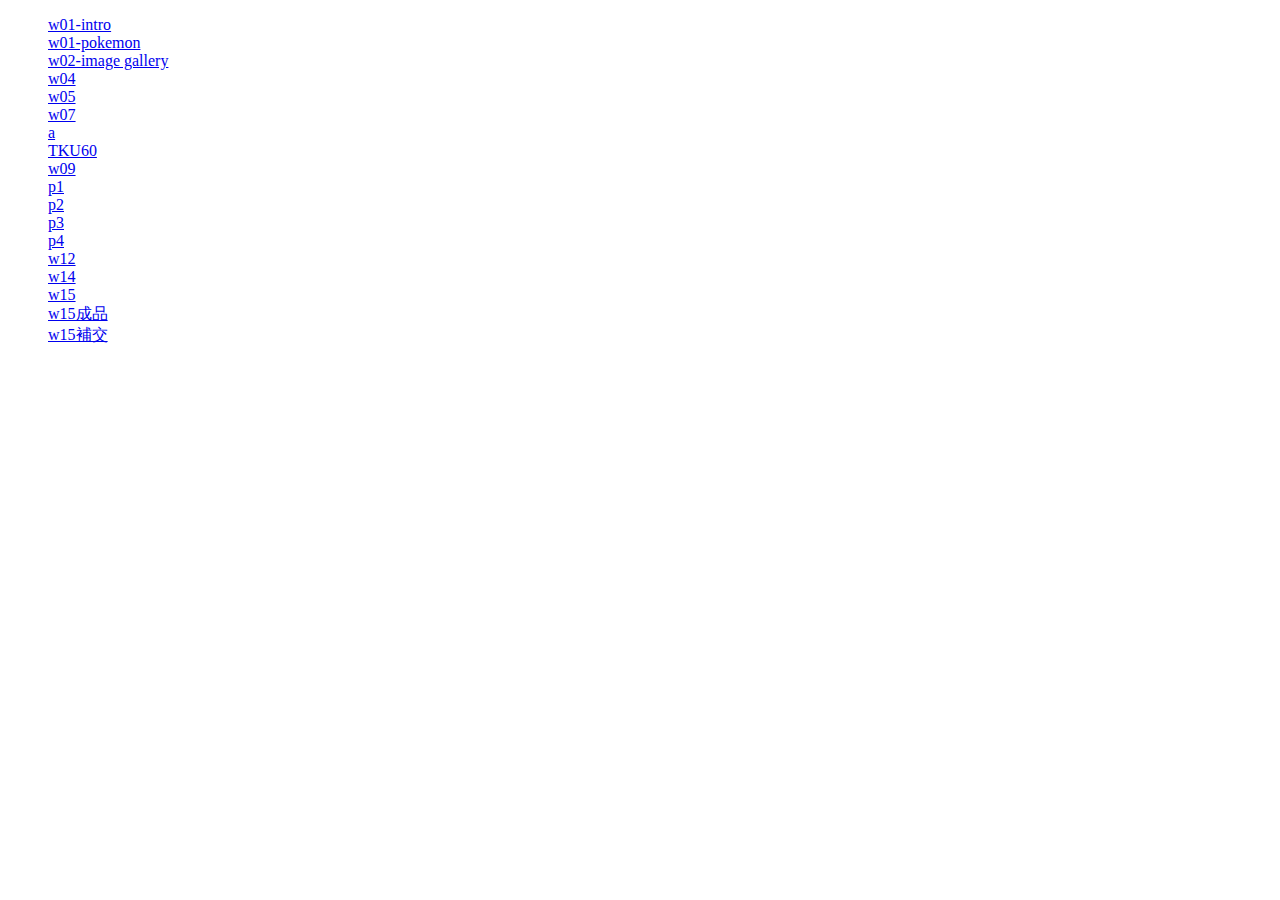
<file: index.html>
<!DOCTYPE html>
<html lang="en">
<head>
    <meta charset="UTF-8">
    <meta http-equiv="X-UA-Compatible" content="IE=edge">
    <meta name="viewport" content="width=device-width, initial-scale=1.0">
    <title>1092 Class Demo</title>
    <style>
        li {
            list-style: none;
        }
    </style>
</head>
<body>
    <ul>
        <li>
            <a href="./w01-pokemon/intro.html">w01-intro</a>
        </li>
        <li>
            <a href="./w01-pokemon/pokemon.html">w01-pokemon</a>
        </li>
        <li>
            <a href="./w02-imgal/imageGallery.html">w02-image gallery</a>
        </li>
        <li>
            <a href="./w04/blog (1).html">w04</a>
        </li>
        <li>
            <a href="./w05/div.html">w05</a>
        </li>
        <li>
            <a href="./w07/grid.demo.html">w07</a>
        </li>
        <li>
            <a href="./w07/a.html">a</a>
        </li>
        <li>
            <a href="./TKU60/div.tku60.html">TKU60</a>      
         </li>
         <li>
             <a href="./w09/iframe.html">w09</a>
         </li>
         <li>
             <a href="./w11/p1_xx/tictactoe_xx.html">p1</a>
         </li>
         <li>
             <a href="./w11/p2_xx/resume_xx.html">p2</a>
         </li>
         <li>
             <a href="./w11/p3_xx/divjsDemo_xx.html">p3</a>
         </li>
         <li>
             <a href="./w11/p4_nav_xx.html">p4</a>
         </li>
         <li>
             <a href="./w12/index.html">w12</a>
         </li>
         <li>
             <a href="./w14/index.html">w14</a>
         </li>
         <li>
             <a href="./w15/index.html">w15</a>
         </li>
         <li>
             <a href="./w15成品/index.html">w15成品</a>
         </li>
         <li>
             <a href="./w15補/indexx.html">w15補交</a>
         </li>
    </ul>
</body>
</html>
</file>
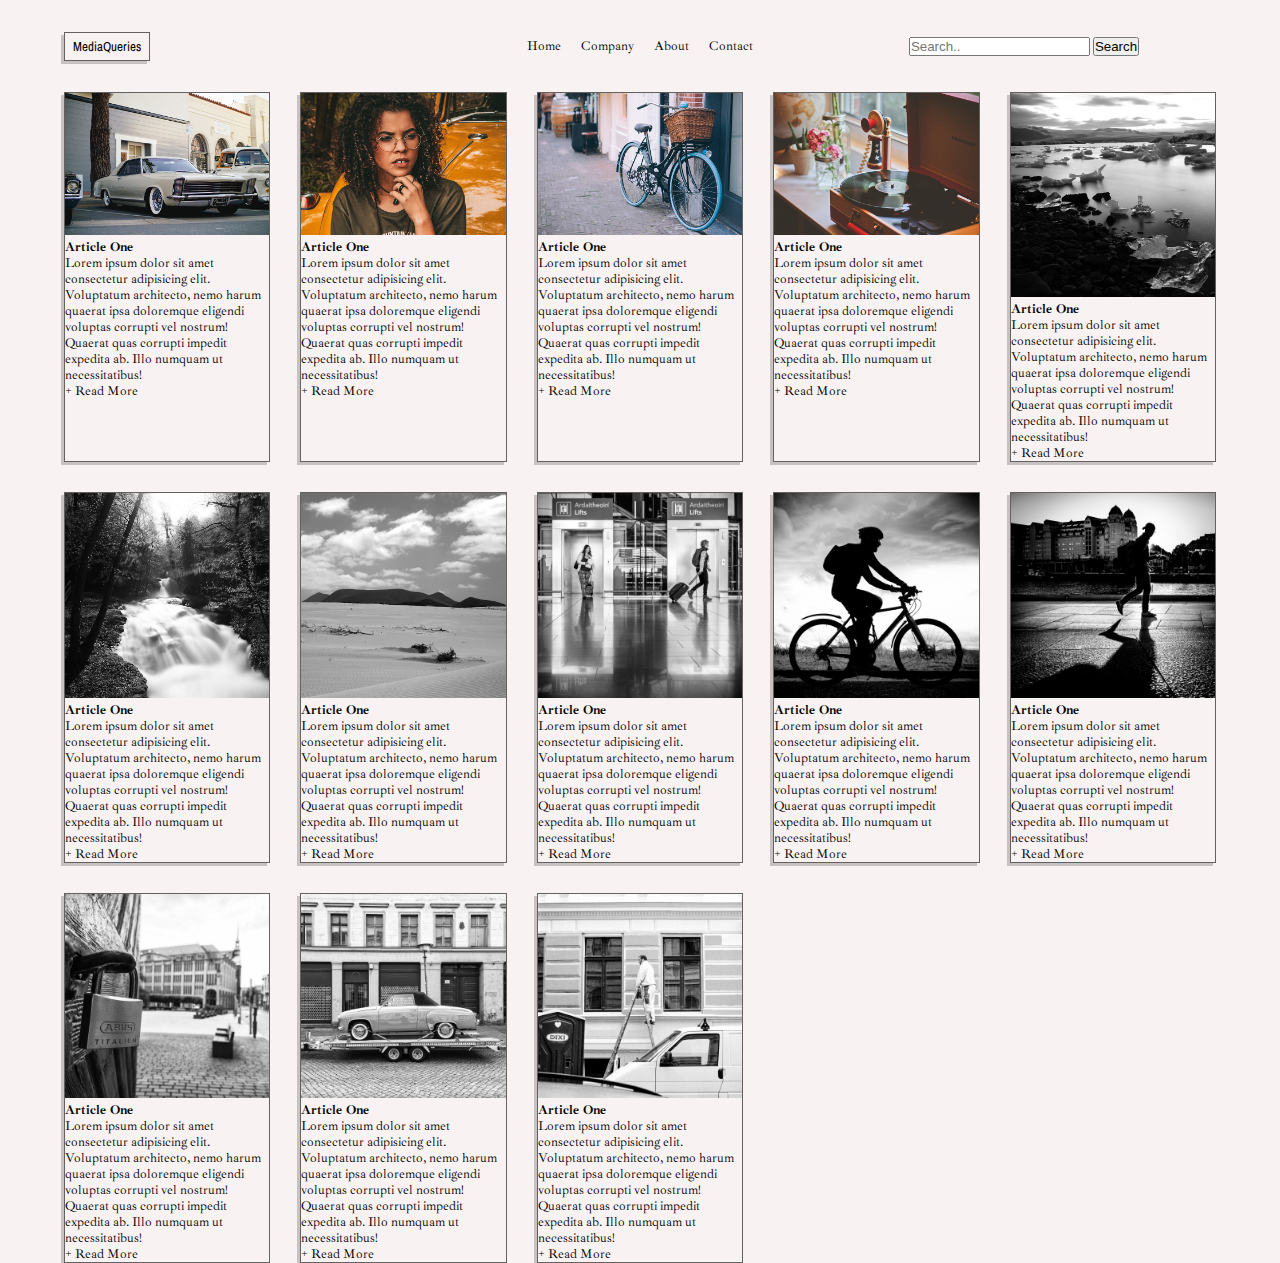
<file: w15/index.html>
<!DOCTYPE html>
<html lang="en">
<head>
    <meta charset="UTF-8">
    <meta name="viewport" content="width=device-width, initial-scale=1.0">
    <meta http-equiv="X-UA-Compatible" content="ie=edge">
    <title>Document</title>
    <link rel="stylesheet" href="./css/style.css">
</head>
<body>

    <header>
        <div class="logo">
            <div>MediaQueries</div>
        </div>
        <nav>
            <ul>
                <li>Home</li>
                <li>Company</li>
                <li>About</li>
                <li>Contact</li>
            </ul>
        </nav>

        <div class="search">
            <form >
                <input type="text" placeholder="Search.." name="search">
                <button type="submit">Search</button>
            </form>
        </div>
    </header>


    <section class="articles">
        <article>
            <img src="./img/1.jpg" alt="Retro Image 1">
            <div class="info">
                <h4>Article One</h4>
                <p>Lorem ipsum dolor sit amet consectetur adipisicing elit. Voluptatum architecto, nemo harum quaerat ipsa doloremque eligendi voluptas corrupti vel nostrum! Quaerat quas corrupti impedit expedita ab. Illo numquam ut necessitatibus!</p>
                <p>+ Read More</p>
            </div>
        </article>
        <article>
            <img src="./img/2.jpg" alt="Retro Image 2">
            <div class="info">
                <h4>Article One</h4>
                <p>Lorem ipsum dolor sit amet consectetur adipisicing elit. Voluptatum architecto, nemo harum quaerat ipsa doloremque eligendi voluptas corrupti vel nostrum! Quaerat quas corrupti impedit expedita ab. Illo numquam ut necessitatibus!</p>
                <p>+ Read More</p>
            </div>
        </article>
        <article>
            <img src="./img/3.jpg" alt="Retro Image 3">
            <div class="info">
                <h4>Article One</h4>
                <p>Lorem ipsum dolor sit amet consectetur adipisicing elit. Voluptatum architecto, nemo harum quaerat ipsa doloremque eligendi voluptas corrupti vel nostrum! Quaerat quas corrupti impedit expedita ab. Illo numquam ut necessitatibus!</p>
                <p>+ Read More</p>
            </div>
        </article>
        <article>
            <img src="./img/4.jpg" alt="Retro Image 4">
            <div class="info">
                <h4>Article One</h4>
                <p>Lorem ipsum dolor sit amet consectetur adipisicing elit. Voluptatum architecto, nemo harum quaerat ipsa doloremque eligendi voluptas corrupti vel nostrum! Quaerat quas corrupti impedit expedita ab. Illo numquam ut necessitatibus!</p>
                <p>+ Read More</p>
            </div>
        </article>
        <article>
            <img src="./img/img1.jpg" alt="Retro Image 1">
            <div class="info">
                <h4>Article One</h4>
                <p>Lorem ipsum dolor sit amet consectetur adipisicing elit. Voluptatum architecto, nemo harum quaerat ipsa doloremque eligendi voluptas corrupti vel nostrum! Quaerat quas corrupti impedit expedita ab. Illo numquam ut necessitatibus!</p>
                <p>+ Read More</p>
            </div>
        </article>
        <article>
            <img src="./img/img2.jpg" alt="Retro Image 2">
            <div class="info">
                <h4>Article One</h4>
                <p>Lorem ipsum dolor sit amet consectetur adipisicing elit. Voluptatum architecto, nemo harum quaerat ipsa doloremque eligendi voluptas corrupti vel nostrum! Quaerat quas corrupti impedit expedita ab. Illo numquam ut necessitatibus!</p>
                <p>+ Read More</p>
            </div>
        </article>
        <article>
            <img src="./img/img3.jpg" alt="Retro Image 3">
            <div class="info">
                <h4>Article One</h4>
                <p>Lorem ipsum dolor sit amet consectetur adipisicing elit. Voluptatum architecto, nemo harum quaerat ipsa doloremque eligendi voluptas corrupti vel nostrum! Quaerat quas corrupti impedit expedita ab. Illo numquam ut necessitatibus!</p>
                <p>+ Read More</p>
            </div>
        </article>
        <article>
            <img src="./img/img4.jpg" alt="Retro Image 4">
            <div class="info">
                <h4>Article One</h4>
                <p>Lorem ipsum dolor sit amet consectetur adipisicing elit. Voluptatum architecto, nemo harum quaerat ipsa doloremque eligendi voluptas corrupti vel nostrum! Quaerat quas corrupti impedit expedita ab. Illo numquam ut necessitatibus!</p>
                <p>+ Read More</p>
            </div>
        </article>
        <article>
            <img src="./img/img5.jpg" alt="Retro Image 1">
            <div class="info">
                <h4>Article One</h4>
                <p>Lorem ipsum dolor sit amet consectetur adipisicing elit. Voluptatum architecto, nemo harum quaerat ipsa doloremque eligendi voluptas corrupti vel nostrum! Quaerat quas corrupti impedit expedita ab. Illo numquam ut necessitatibus!</p>
                <p>+ Read More</p>
            </div>
        </article>
        <article>
            <img src="./img/img6.jpg" alt="Retro Image 2">
            <div class="info">
                <h4>Article One</h4>
                <p>Lorem ipsum dolor sit amet consectetur adipisicing elit. Voluptatum architecto, nemo harum quaerat ipsa doloremque eligendi voluptas corrupti vel nostrum! Quaerat quas corrupti impedit expedita ab. Illo numquam ut necessitatibus!</p>
                <p>+ Read More</p>
            </div>
        </article>
        <article>
            <img src="./img/img7.jpg" alt="Retro Image 3">
            <div class="info">
                <h4>Article One</h4>
                <p>Lorem ipsum dolor sit amet consectetur adipisicing elit. Voluptatum architecto, nemo harum quaerat ipsa doloremque eligendi voluptas corrupti vel nostrum! Quaerat quas corrupti impedit expedita ab. Illo numquam ut necessitatibus!</p>
                <p>+ Read More</p>
            </div>
        </article>
        <article>
            <img src="./img/img8.jpg" alt="Retro Image 4">
            <div class="info">
                <h4>Article One</h4>
                <p>Lorem ipsum dolor sit amet consectetur adipisicing elit. Voluptatum architecto, nemo harum quaerat ipsa doloremque eligendi voluptas corrupti vel nostrum! Quaerat quas corrupti impedit expedita ab. Illo numquam ut necessitatibus!</p>
                <p>+ Read More</p>
            </div>
        </article>
        <article>
            <img src="./img/img9.jpg" alt="Retro Image 4">
            <div class="info">
                <h4>Article One</h4>
                <p>Lorem ipsum dolor sit amet consectetur adipisicing elit. Voluptatum architecto, nemo harum quaerat ipsa doloremque eligendi voluptas corrupti vel nostrum! Quaerat quas corrupti impedit expedita ab. Illo numquam ut necessitatibus!</p>
                <p>+ Read More</p>
            </div>
        </article>
    </section>
</body>
</html>
</file>
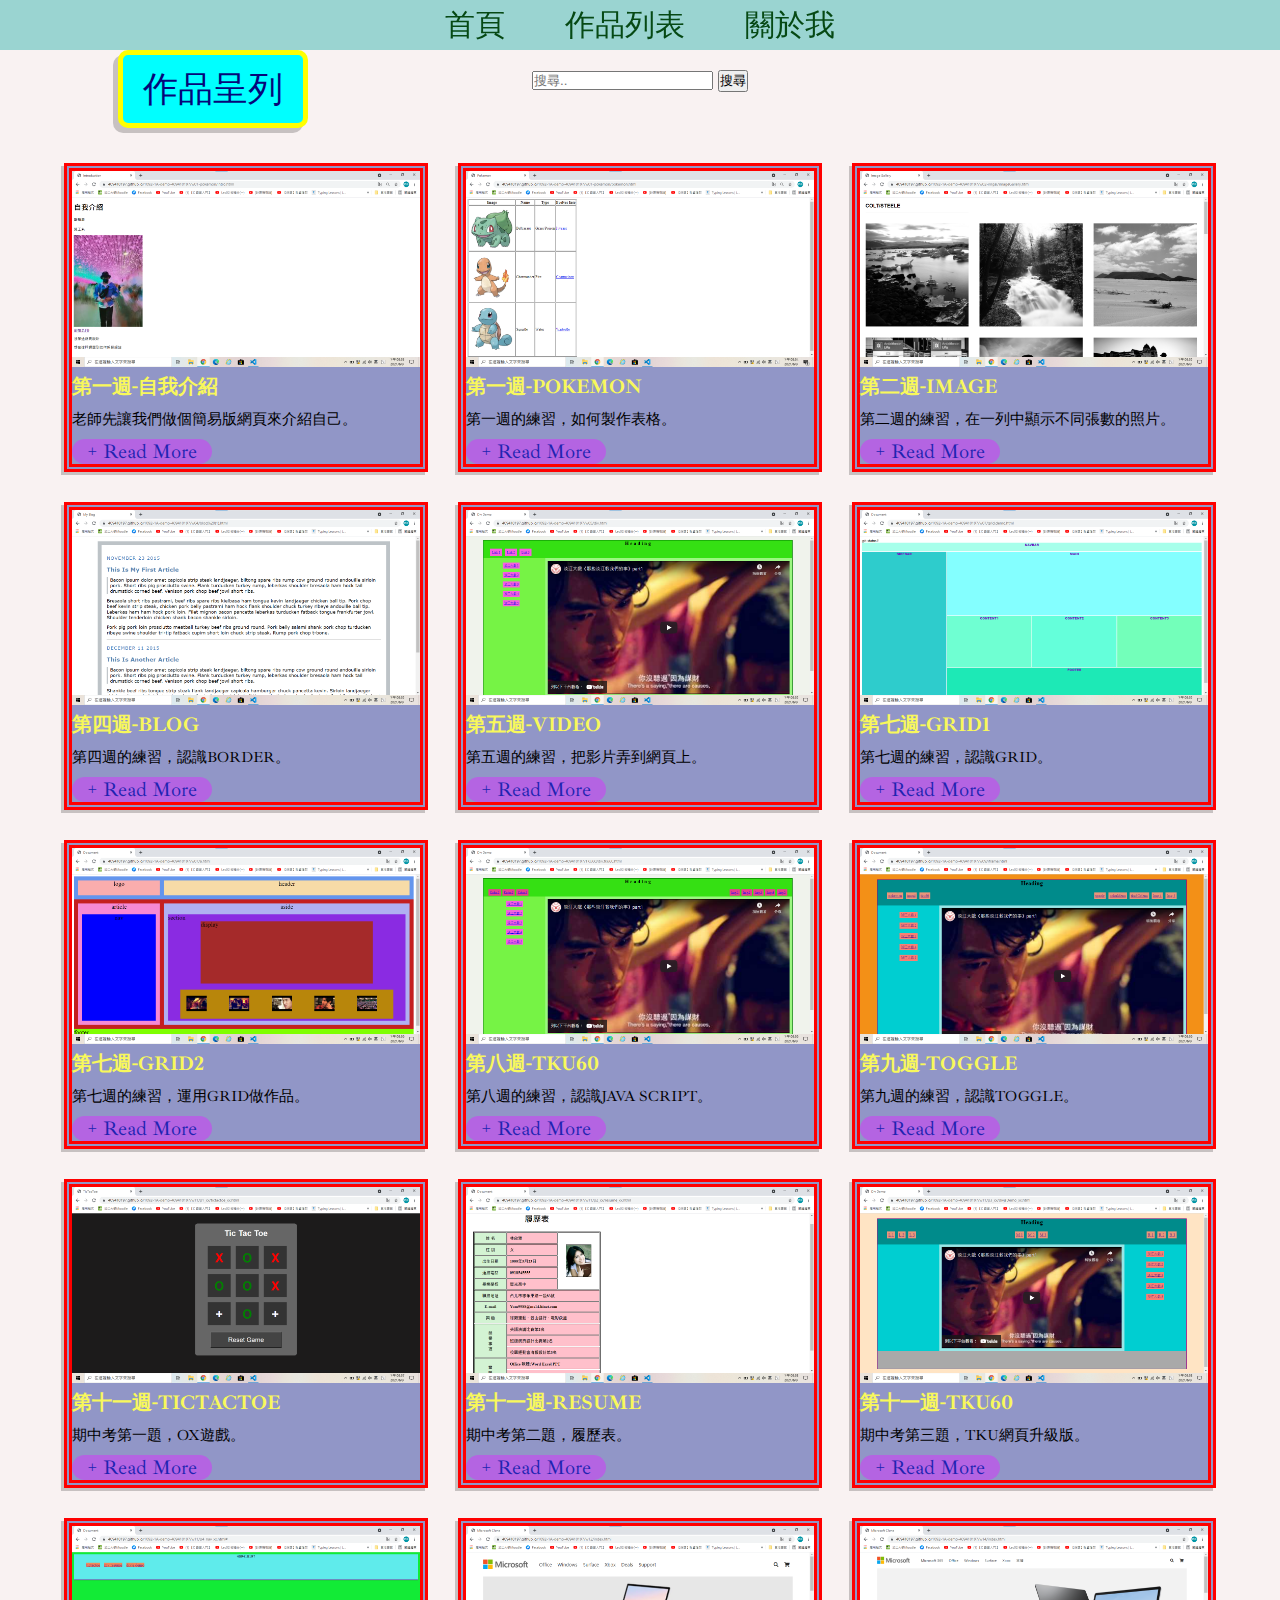
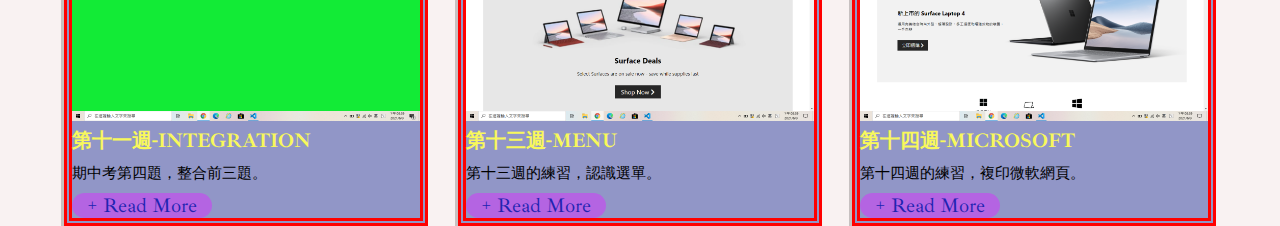
<file: w15成品/index.html>
<!DOCTYPE html>
<html lang="en">
<head>
    <meta charset="UTF-8">
    <meta http-equiv="X-UA-Compatible" content="IE=edge">
    <meta name="viewport" content="width=device-width, initial-scale=1.0">
    <title>409410197作品集</title>
    <link rel="stylesheet" href="./css/style.css">
</head>
<body>
    <div class="menu-btn">
        <i class="fas fa-bars fa-2x"></i> 
    </div>
    <header>
        <div class="logo">
            <div>作品呈列</div>
        </div>

        <nav class="main-menu">
            <ul>
                <li>
                    <a href="index.html">首頁</a>    
                </li>
                <li>
                    <a href="#">作品列表</a>
                    <ul>
                        <li>
                            <a href="../w01-pokemon/intro.html">第一週-自我介紹</a>
                        </li>
                        <li>
                            <a href="../w01-pokemon/pokemon.html">第一週-POKEMON</a>
                        </li>
                        <li>
                            <a href="../w02-imgal/imageGallery.html">第二週-IMAGE</a>
                        </li>
                        <li>
                            <a href="../w04/blog (1).html">第四週-BLOG</a>
                        </li>
                        <li>
                            <a href="../w05/div.html">第五週-VIDEO</a>
                        </li>
                        <li>
                            <a href="../w07/grid.demo.html">第七週-GRID1</a>
                        </li>
                        <li>                
                            <a href="../w07/a.html">第七週-GRID2</a>
                        </li>
                        <li>
                            <a href="../TKU60/div.tku60.html">第八週-TKU60</a>
                        </li>
                        <li>
                            <a href="../w09/iframe.html">第九週-TOGGLE</a>
                        </li>
                        <li>
                            <a href="../w11/p1_xx/tictactoe_xx.html">第十一週-TICTACTOE</a>
                        </li>
                        <li>
                            <a href="../w11/p2_xx/resume_xx.html">第十一週-RESUME</a>
                        </li>
                        <li>
                            <a href="../w11/p3_xx/divjsDemo_xx.html">第十一週-TKU60</a>
                        </li>
                        <li>
                            <a href="../w11/p4_nav_xx.html">第十一週-統整</a>
                        </li>
                        <li>
                            <a href="../w12/index.html">第十三週-MENU</a>
                        </li>
                        <li>
                            <a href="../w14/index.html">第十四週-MICROSOFT</a>
                        </li>
                    </ul>
                </li>
                <li>
                    <a href="../w01-pokemon/intro.html">關於我</a>
                </li>
                
            </ul>
        </nav>

        <div class="search">
            <form>
                <input type="text" placeholder="搜尋.." name="search">
                <button type="submit">搜尋</button>
            </form>
        </div>
    </header>

    <section class="articles">
        <article>
            <img src="./img/1.png" alt="Retro Image 1">
            <div class="info">
                <h4>第一週-自我介紹</h4>
                <p>老師先讓我們做個簡易版網頁來介紹自己。</p>
                <a href="../w01-pokemon/intro.html">+ Read More</a>
            </div>
        </article>
        <article>
            <img src="./img/2.png" alt="Retro Image 2">
            <div class="info">
                <h4>第一週-POKEMON</h4>
                <p>第一週的練習，如何製作表格。</p>
                <a href="../w01-pokemon/pokemon.html">+ Read More</a>
            </div>
        </article>
        <article>
            <img src="./img/3.png" alt="Retro Image 3">
            <div class="info">
                <h4>第二週-IMAGE</h4>
                <p>第二週的練習，在一列中顯示不同張數的照片。</p>
                <a href="../w02-imgal/imageGallery.html">+ Read More</a>
            </div>
        </article>
        <article>
            <img src="./img/4.png" alt="Retro Image 4">
            <div class="info">
                <h4>第四週-BLOG</h4>
                <p>第四週的練習，認識BORDER。</p>
                <a href="../w04/blog (1).html">+ Read More</a>
            </div>
        </article>
        <article>
            <img src="./img/5.png" alt="Retro Image 1">
            <div class="info">
                <h4>第五週-VIDEO</h4>
                <p>第五週的練習，把影片弄到網頁上。</p>
                <a href="../w05/div.html">+ Read More</a>
            </div>
        </article>
        <article>
            <img src="./img/6.png" alt="Retro Image 2">
            <div class="info">
                <h4>第七週-GRID1</h4>
                <p>第七週的練習，認識GRID。</p>
                <a href="../w07/grid.demo.html">+ Read More</a>
            </div>
        </article>
        <article>
            <img src="./img/7.png" alt="Retro Image 3">
            <div class="info">
                <h4>第七週-GRID2</h4>
                <p>第七週的練習，運用GRID做作品。</p>
                <a href="../w07/a.html">+ Read More</a>
            </div>
        </article>
        <article>
            <img src="./img/8.png" alt="Retro Image 4">
            <div class="info">
                <h4>第八週-TKU60</h4>
                <p>第八週的練習，認識JAVA SCRIPT。</p>
                <a href="../TKU60/div.tku60.html">+ Read More</a>
            </div>
        </article>
        <article>
            <img src="./img/9.png" alt="Retro Image 1">
            <div class="info">
                <h4>第九週-TOGGLE</h4>
                <p>第九週的練習，認識TOGGLE。</p>
                <a href="../w09/iframe.html">+ Read More</a>
            </div>
        </article>
        <article>
            <img src="./img/10-1.png" alt="Retro Image 2">
            <div class="info">
                <h4>第十一週-TICTACTOE</h4>
                <p>期中考第一題，OX遊戲。</p>
                <a href="../w11/p1_xx/tictactoe_xx.html">+ Read More</a>
            </div>
        </article>
        <article>
            <img src="./img/10-2.png" alt="Retro Image 3">
            <div class="info">
                <h4>第十一週-RESUME</h4>
                <p>期中考第二題，履歷表。</p>
                <a href="../w11/p2_xx/resume_xx.html">+ Read More</a>
            </div>
        </article>
        <article>
            <img src="./img/10-3.png" alt="Retro Image 4">
            <div class="info">
                <h4>第十一週-TKU60</h4>
                <p>期中考第三題，TKU網頁升級版。</p>
                <a href="../w11/p3_xx/divjsDemo_xx.html">+ Read More</a>
            </div>
        </article>
        <article>
            <img src="./img/10-4.png" alt="Retro Image 4">
            <div class="info">
                <h4>第十一週-INTEGRATION</h4>
                <p>期中考第四題，整合前三題。</p>
                <a href="../w11/p4_nav_xx.html">+ Read More</a>
            </div>
        </article>
        <article>
            <img src="./img/11.png" alt="Retro Image 4">
            <div class="info">
                <h4>第十三週-MENU</h4>
                <p>第十三週的練習，認識選單。</p>
                <a href="../w12/index.html">+ Read More</a>
            </div>
        </article>
        <article>
            <img src="./img/12.png" alt="Retro Image 4">
            <div class="info">
                <h4>第十四週-MICROSOFT</h4>
                <p>第十四週的練習，複印微軟網頁。</p>
                <a href="../w14/index.html">+ Read More</a>
            </div>
        </article>
    </section>
</body>
</html>
</file>
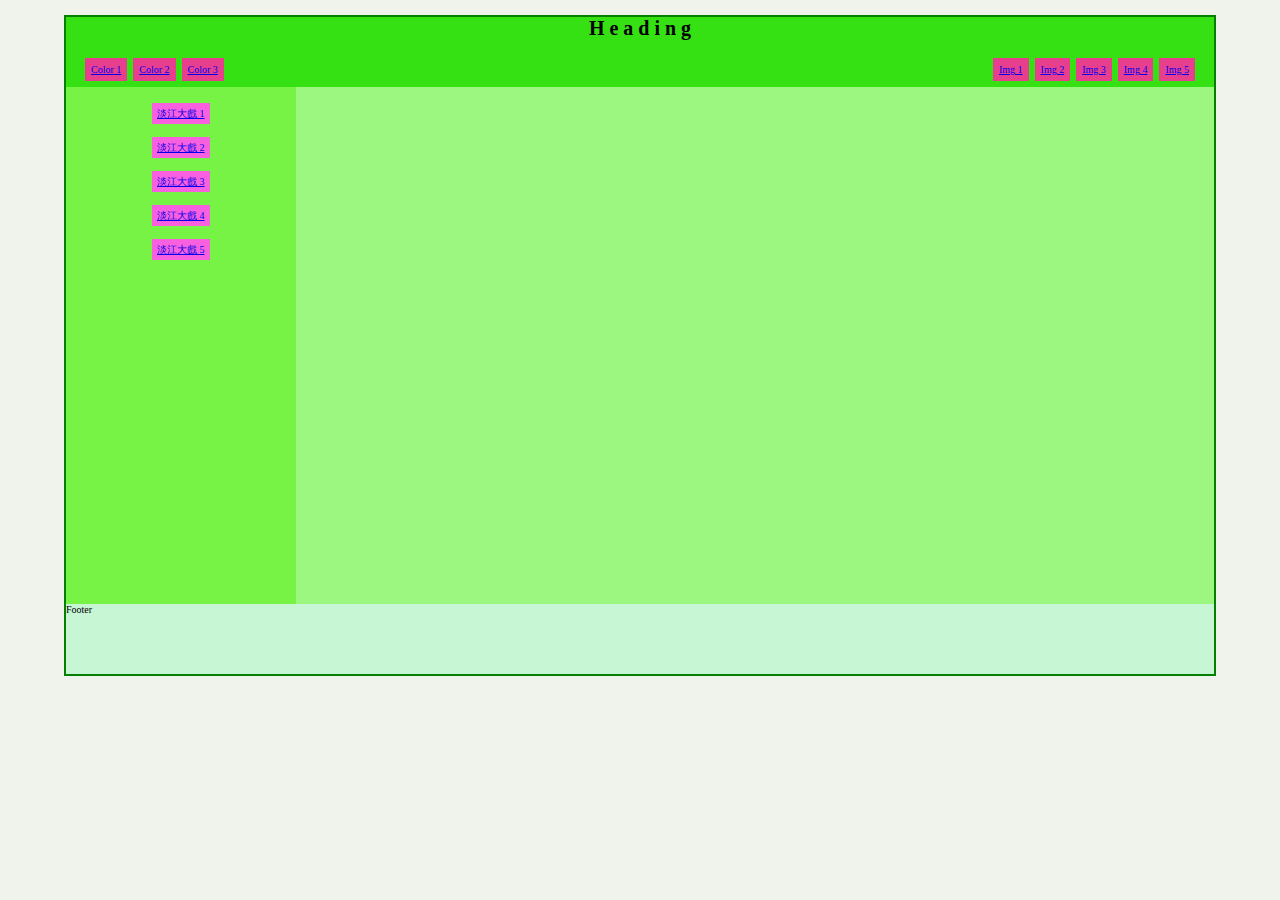
<file: TKU60/div.tku60.html>
<!DOCTYPE html>
<html lang="en">
<head>
    <meta charset="UTF-8">
    <meta name="viewport"content="width=device-width,initial-scale=1.0">
    <title>Div Demo </title>
    <link rel="stylesheet"href="./div.tku60.css">
</head>
<body>
    <div id="container">
        <div id="heading">
           <h1> H e a d i n g </h1>
        <ul>
            <ul>
                <li onclick="changeColor(1)">
                   <a href="#">Color 1</a>
                </li>
                <li onclick="changeColor(2)">
                   <a href="#">Color 2</a>
                </li>
                <li onclick="changeColor(3)">
                   <a href="#">Color 3</a>
               </li>
            </ul>
            <ul>
                <li onclick="changePicture(1)">
                    <a href="#">Img 1</a>
                </li>
                <li onclick="changePicture(2)">
                    <a href="#">Img 2</a>
                </li>
                <li onclick="changePicture(3)">
                    <a href="#">Img 3</a>
                </li>
                <li onclick="changePicture(4)">
                    <a href="#">Img 4</a>
                </li>
                <li onclick="changePicture(5)">
                    <a href="#">Img 5</a>
                </li>
            </ul>
        </ul>
        </div>
        <div id="main">
          <aside>
            <ul>
                <li onclick="changeVideo(1)">
                    <a href="#">淡江大戲 1</a>
                </li>
                <li onclick="changeVideo(2)">
                    <a href="#">淡江大戲 2</a>
                </li>
                <li onclick="changeVideo(3)">
                    <a href="#">淡江大戲 3</a>
                </li>
                <li onclick="changeVideo(4)">
                    <a href="#">淡江大戲 4</a>
                </li>
                <li onclick="changeVideo(5)">
                    <a href="#">淡江大戲 5</a>
                </li>
            </ul>
          </aside>
          <div id="section">
            <div class="video-responsive">
                <div id="player">
                    <iframe width="560" height="315" 
                    src="https://www.youtube.com/embed/RechrtUxfQc" 
                    title="YouTube video player" frameborder="0" 
                    allow="accelerometer; autoplay; clipboard-write; encrypted-media; gyroscope; picture-in-picture" allowfullscreen>
                    </iframe>
                </div>
            </div>
          </div>
        </div>
        <div id="footer"> Footer</div>
    </div>
    <script src="./div.tku60.js"></script>
</body>
</html>
</file>
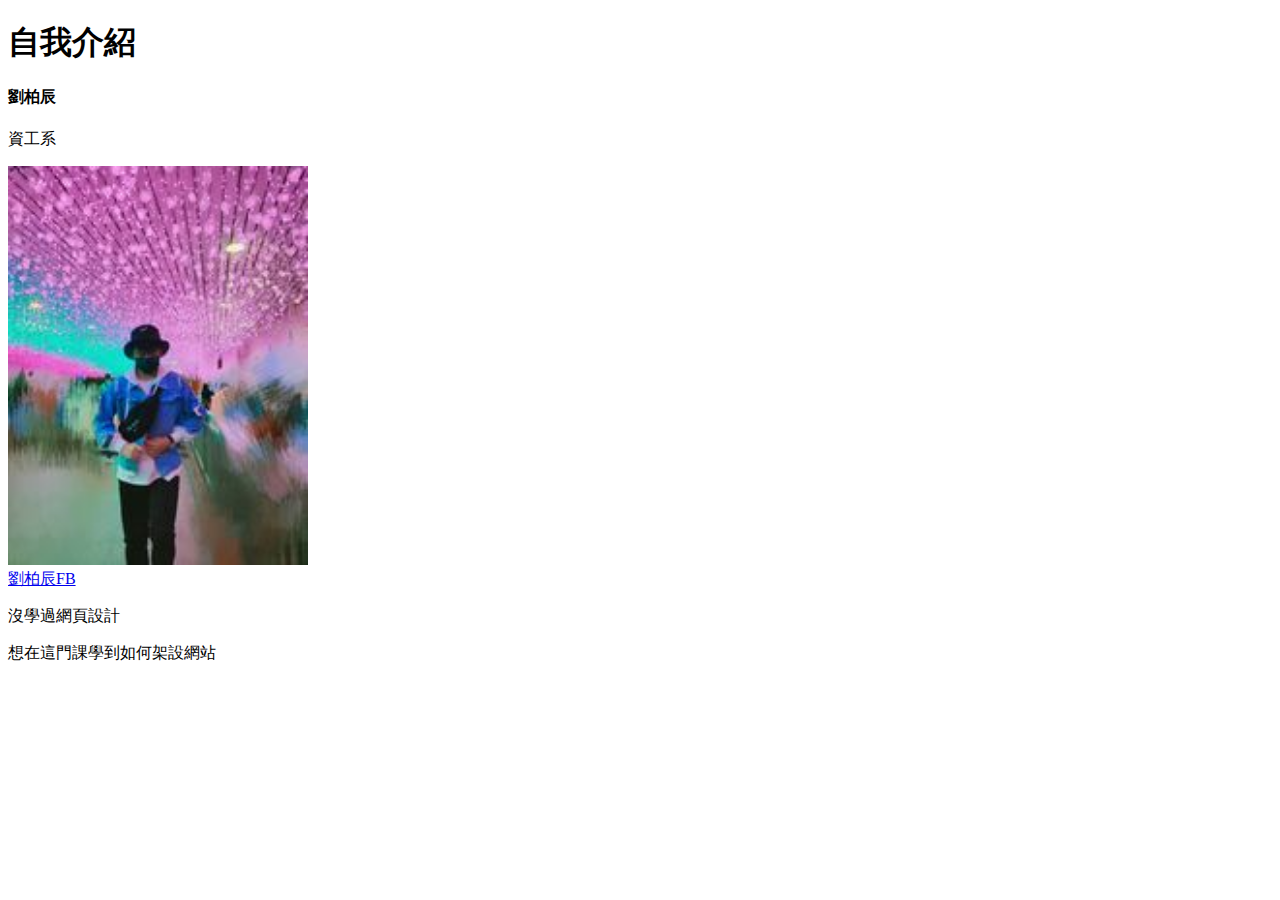
<file: w01-pokemon/intro.html>
<!DOCTYPE html>
<html lang="en">
<head>
    <meta charset="UTF-8">
    <meta name="viewport" content="width=device-width, initial-scale=1.0">
    <title>Introduction</title>
</head>
<body>
    <h1>自我介紹</h1>
    <h4>劉柏辰</h4>
    <p>資工系</p>
    <img src="./照片.jpg" style="width: 300px" alt=""><br>
    <a href="https://www.facebook.com/profile.php?id=100004825754868">劉柏辰FB</a>
    <p>沒學過網頁設計</p>
    <p>想在這門課學到如何架設網站</p>


</body>
</html>
</file>
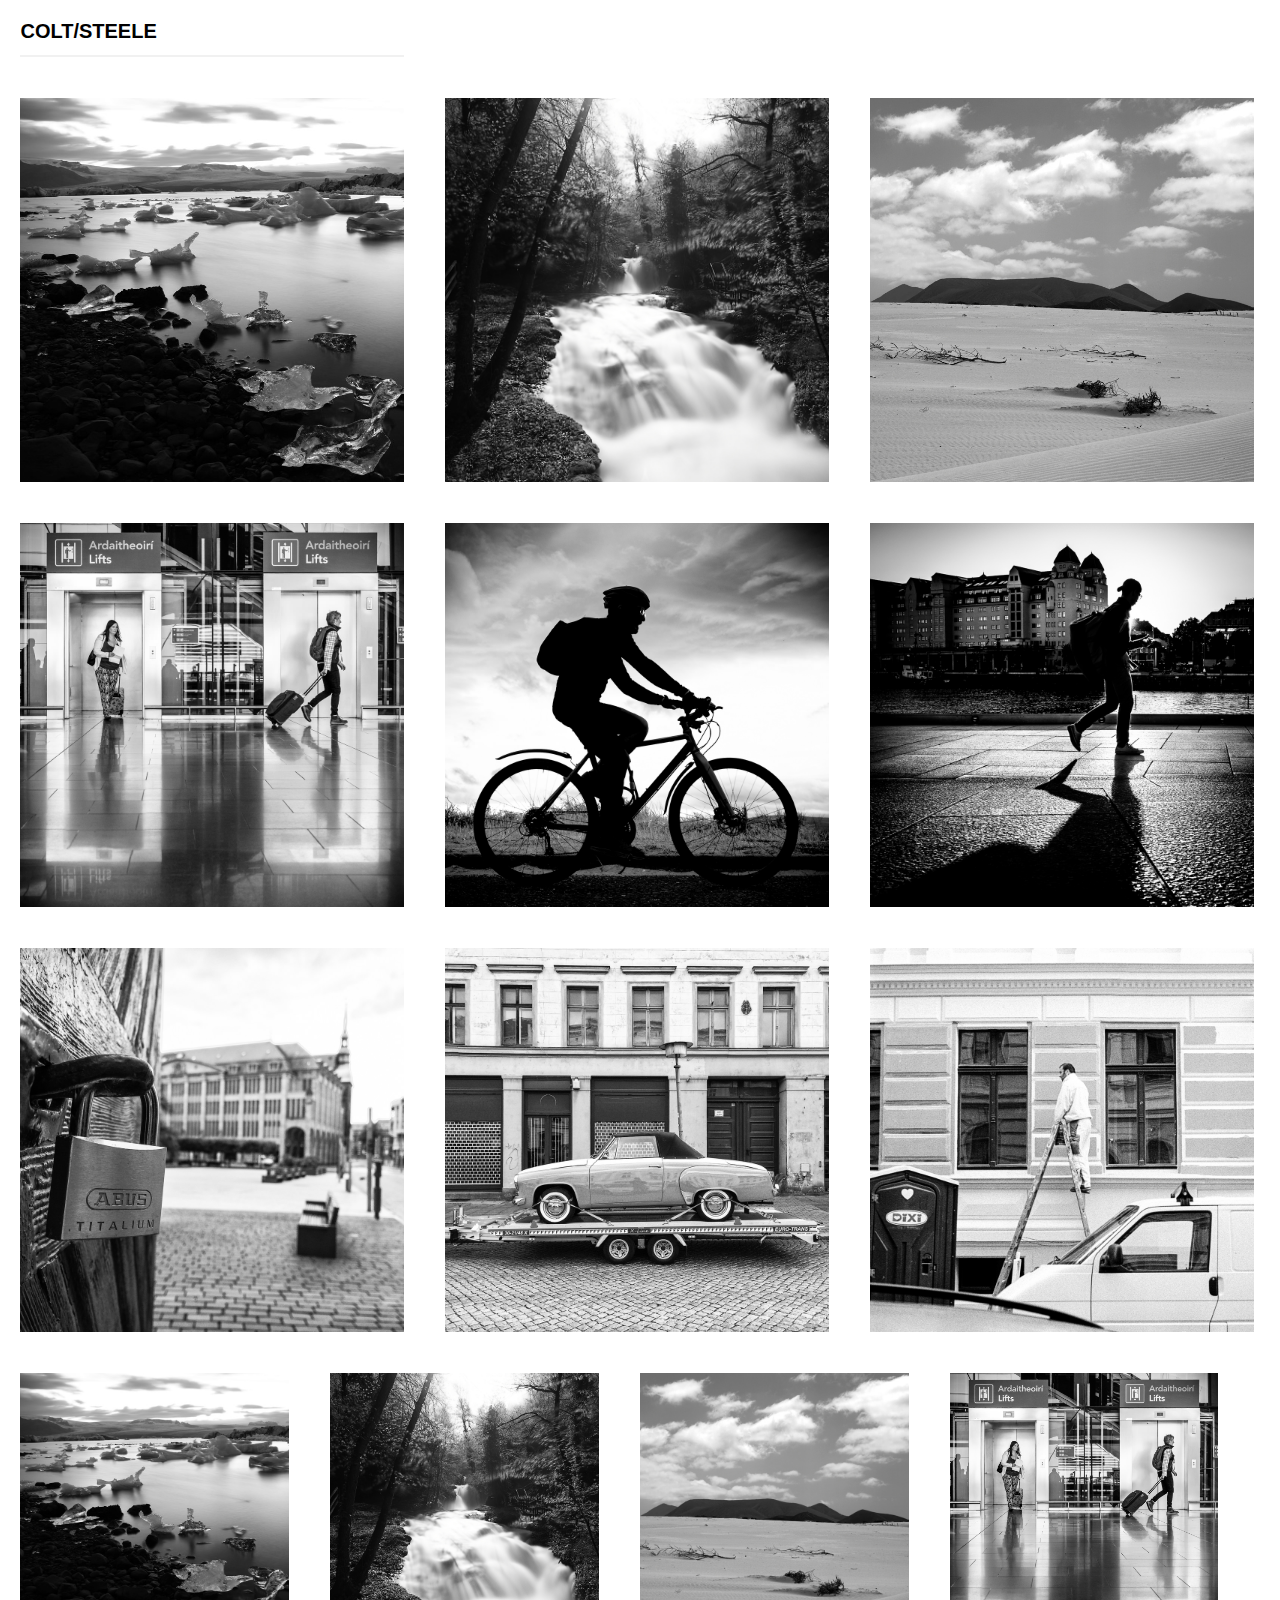
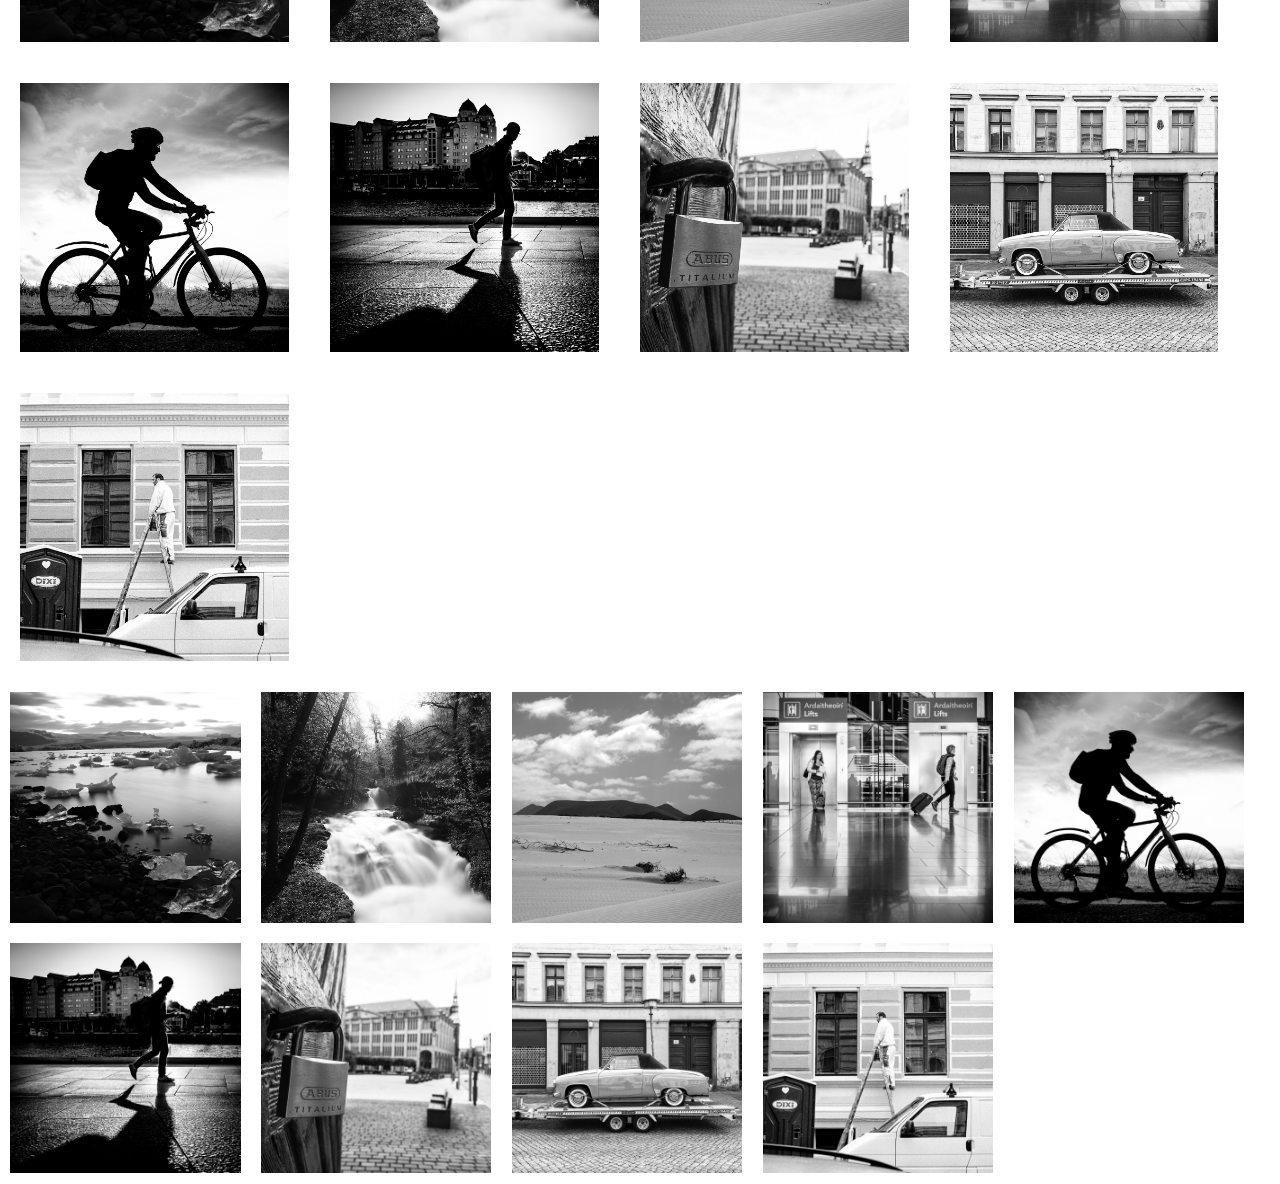
<file: w02-imgal/imageGallery.html>
<!DOCTYPE html>
<html lang="en">
<head>
    <meta charset="UTF-8">
    <meta name="viewport" content="width=device-width, initial-scale=1.0">
    <title>Image Gallery</title>
    <link rel="stylesheet" href="./imageGallery.css">
</head>
<body>
   <p>Colt/Steele</p>
    <div id="line3">
       <img src="./images/img1.jpg" alt="">
       <img src="./images/img2.jpg" alt="">
       <img src="./images/img3.jpg" alt="">
       <img src="./images/img4.jpg" alt="">
       <img src="./images/img5.jpg" alt="">
       <img src="./images/img6.jpg" alt="">
       <img src="./images/img7.jpg" alt="">
       <img src="./images/img8.jpg" alt="">
       <img src="./images/img9.jpg" alt="">
    </div>
    <div id="line4">
        <img src="./images/img1.jpg" alt="">
        <img src="./images/img2.jpg" alt="">
        <img src="./images/img3.jpg" alt="">
        <img src="./images/img4.jpg" alt="">
        <img src="./images/img5.jpg" alt="">
        <img src="./images/img6.jpg" alt="">
        <img src="./images/img7.jpg" alt="">
        <img src="./images/img8.jpg" alt="">
        <img src="./images/img9.jpg" alt="">
     </div>
     <div id="line5">
        <img src="./images/img1.jpg" alt="">
        <img src="./images/img2.jpg" alt="">
        <img src="./images/img3.jpg" alt="">
        <img src="./images/img4.jpg" alt="">
        <img src="./images/img5.jpg" alt="">
        <img src="./images/img6.jpg" alt="">
        <img src="./images/img7.jpg" alt="">
        <img src="./images/img8.jpg" alt="">
        <img src="./images/img9.jpg" alt="">
     </div>
</body>
</html>
</file>
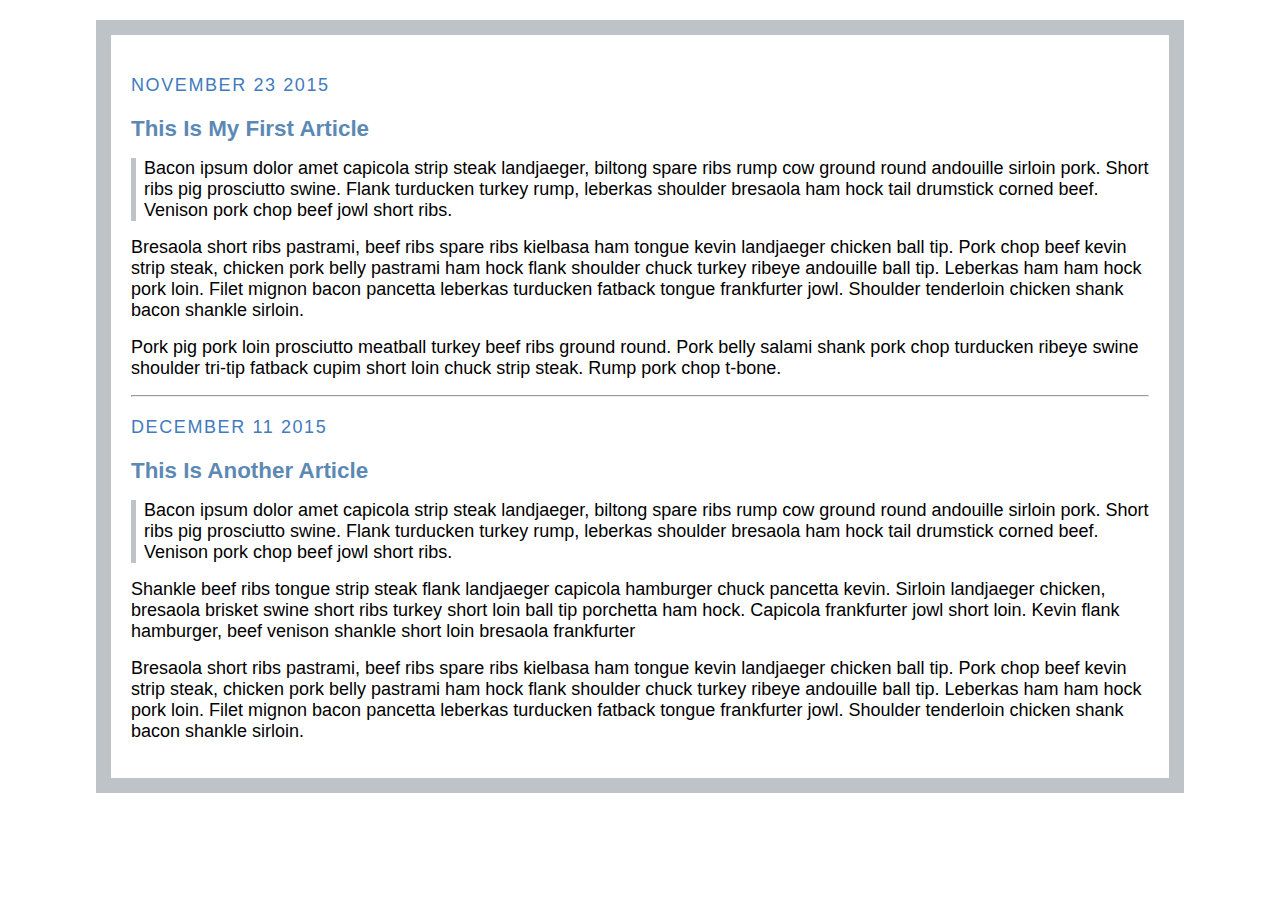
<file: w04/blog (1).html>
<!DOCTYPE html>
<html>
<head>
	<title>My Blog</title>
	<link rel="stylesheet" type="text/css" href="blog.css">
	<link rel="stylesheet"href="./blog.css">
</head>
<body>

<link href='http://fonts.googleapis.com/css?family=Source+Sans+Pro:400,700,400italic|Source+Code+Pro:400,700' rel='stylesheet' type='text/css'>

<div class="post">
	 
	<div class="date">November 23 2015</div>
	<h2>This Is My First Article</h2>

	<p class="quote">
	Bacon ipsum dolor amet capicola strip steak landjaeger, biltong spare ribs rump cow ground round andouille sirloin pork. Short ribs pig prosciutto swine. Flank turducken turkey rump, leberkas shoulder bresaola ham hock tail drumstick corned beef. Venison pork chop beef jowl short ribs.
	</p>

	<p class ="post-info">Bresaola short ribs pastrami, beef ribs spare ribs kielbasa ham tongue kevin landjaeger chicken ball tip. Pork chop beef kevin strip steak, chicken pork belly pastrami ham hock flank shoulder chuck turkey ribeye andouille ball tip. Leberkas ham ham hock pork loin. Filet mignon bacon pancetta leberkas turducken fatback tongue frankfurter jowl. Shoulder tenderloin chicken shank bacon shankle sirloin.</p>

	<p class ="post-info">Pork pig pork loin prosciutto meatball turkey beef ribs ground round. Pork belly salami shank pork chop turducken ribeye swine shoulder tri-tip fatback cupim short loin chuck strip steak. Rump pork chop t-bone.</p>
	
</div>

<!-- <hr> -->
<hr>
<div class="post">
	<div class="date">December 11 2015</div>
	<h2>This Is Another Article</h2>

	<p class="quote">
	Bacon ipsum dolor amet capicola strip steak landjaeger, biltong spare ribs rump cow ground round andouille sirloin pork. Short ribs pig prosciutto swine. Flank turducken turkey rump, leberkas shoulder bresaola ham hock tail drumstick corned beef. Venison pork chop beef jowl short ribs.
	</p>

	<p class ="post-info"> Shankle beef ribs tongue strip steak flank landjaeger capicola hamburger chuck pancetta kevin. Sirloin landjaeger chicken, bresaola brisket swine short ribs turkey short loin ball tip porchetta ham hock. Capicola frankfurter jowl short loin. Kevin flank hamburger, beef venison shankle short loin bresaola frankfurter</p>

	<p class ="post-info">Bresaola short ribs pastrami, beef ribs spare ribs kielbasa ham tongue kevin landjaeger chicken ball tip. Pork chop beef kevin strip steak, chicken pork belly pastrami ham hock flank shoulder chuck turkey ribeye andouille ball tip. Leberkas ham ham hock pork loin. Filet mignon bacon pancetta leberkas turducken fatback tongue frankfurter jowl. Shoulder tenderloin chicken shank bacon shankle sirloin.</p>
</div>

</body>
</html>
</file>
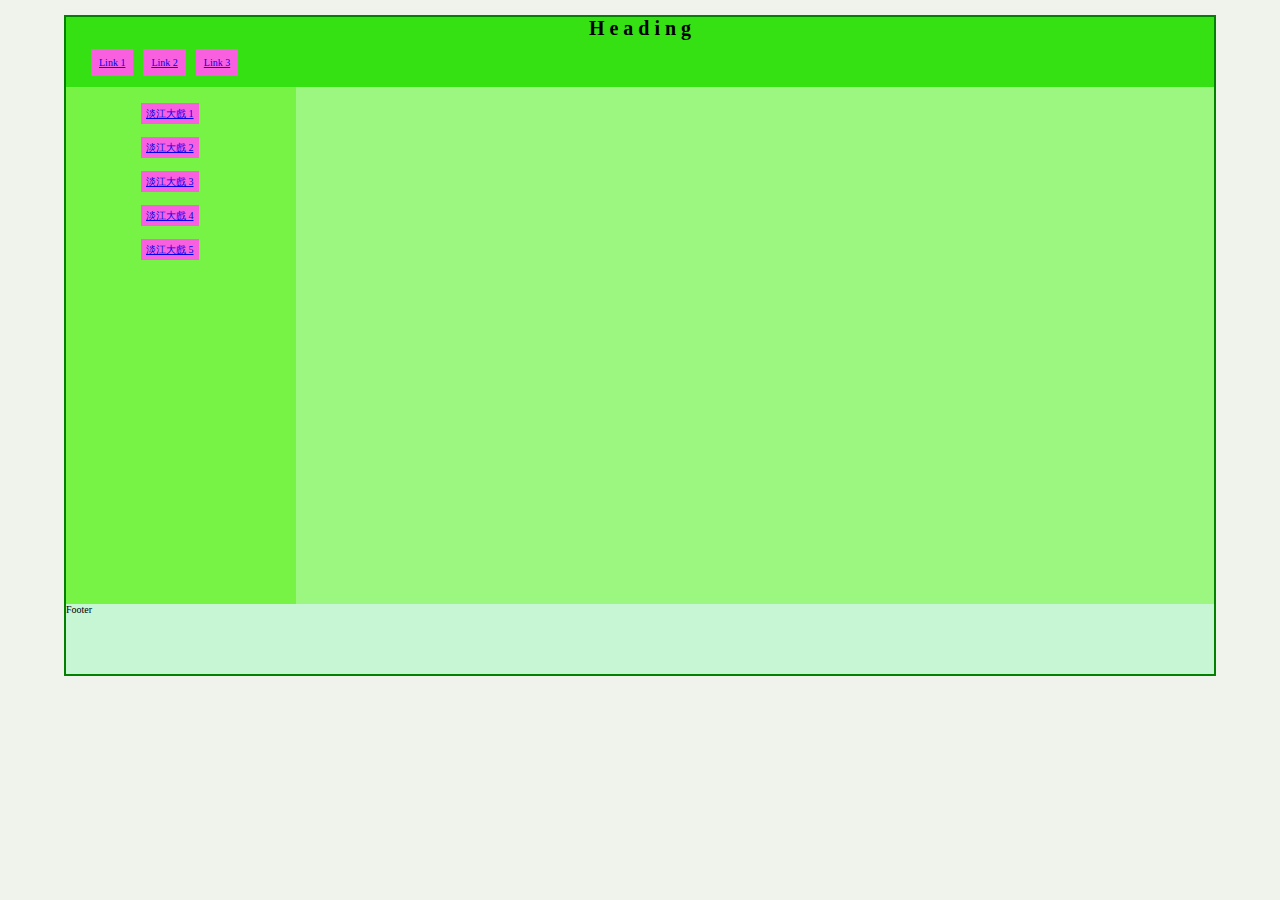
<file: w05/div.html>
<!DOCTYPE html>
<html lang="en">
<head>
    <meta charset="UTF-8">
    <meta name="viewport"content="width=device-width,initial-scale=1.0">
    <title>Div Demo </title>
    <link rel="stylesheet"href="./div.css">
</head>
<body>
    <div id="container">
        <div id="heading">
           <h1> H e a d i n g </h1>
           <ul>
               <li>
                   <a href="#">Link 1</a>
                   
               </li>
               <li>
                   <a href="#">Link 2</a>
               </li>
               <li>
                   <a href="#">Link 3</a>
               </li>
           </ul>
        </div>
        <div id="main">
          <aside>
            <ul>
                <li>
                    <a href="#">淡江大戲 1</a>
                </li>
                <li>
                    <a href="#">淡江大戲 2</a>
                </li>
                <li>
                    <a href="#">淡江大戲 3</a>
                </li>
                <li>
                    <a href="#">淡江大戲 4</a>
                </li>
                <li>
                    <a href="#">淡江大戲 5</a>
                </li>
            </ul>
          </aside>
          <div id="section">
            <div class="video-responsive">
                <div id="player">
                    <iframe width="560" height="315" 
                    src="https://www.youtube.com/embed/RechrtUxfQc" 
                    title="YouTube video player" frameborder="0" 
                    allow="accelerometer; autoplay; clipboard-write; encrypted-media; gyroscope; picture-in-picture" allowfullscreen>
                    </iframe>
                </div>
            </div>
          </div>
        </div>
        <div id="footer">  Footer</div>
    </div>
</body>
</html>
</file>
<file: w15/css/style.css>
@import url("https://fonts.googleapis.com/css?family=Ibarra+Real+Nova:400,700&display=swap");
@import url("https://fonts.googleapis.com/css?family=Archivo+Narrow&display=swap");
* {
  margin: 0;
  padding: 0;
  box-sizing: border-box;
}

html {
  font-size: 10px;
}

body {
  font-family: 'Ibarra Real Nova', serif;
  background-color: #f9f2f2;
  font-size: 1.3rem;
}

header {
  display: grid;
  padding: 2rem 0;
  margin: 2rem auto;
  width: 90%;
  margin: 0 auto;
}

header .logo {
  display: flex;
  justify-content: center;
  align-items: center;
  font-family: 'Archivo Narrow';
}

header .logo div {
  padding: 0.5rem 0.8rem;
  border: 0.2px solid rgba(0, 0, 0, 0.6);
  box-shadow: -0.3rem 0.3rem 0 0 rgba(0, 0, 0, 0.2);
}

nav ul {
  display: flex;
  justify-content: center;
  align-items: center;
  list-style: none;
}

nav ul li {
  padding: 1.8rem 1rem;
}

.search {
  display: flex;
  justify-content: center;
  align-items: center;
}

section.articles {
  display: grid;
  grid-template-columns: repeat(auto-fit, minmax(20rem, 1fr));
  gap: 3rem;
  min-width: 30rem;
  width: 90%;
  margin: 0 auto;
}

section.articles article {
  border: 0.2px solid rgba(0, 0, 0, 0.6);
  box-shadow: -0.3rem 0.3rem 0 0 rgba(0, 0, 0, 0.2);
}

section.articles article img {
  width: 100%;
  height: auto;
}

@media (min-width: 768px) {
  header {
    grid-template-columns: repeat(3, 1fr);
    -ms-grid-columns: 1fr 1fr 1fr;
  }
  header .logo {
    justify-self: start;
  }
}
/*# sourceMappingURL=style.css.map */
</file>
<file: w15成品/css/style.css>
@import url("https://fonts.googleapis.com/css?family=Ibarra+Real+Nova:400,700&display=swap");
@import url("https://fonts.googleapis.com/css?family=Archivo+Narrow&display=swap");
* {
  margin: 0;
  padding: 0;
  -webkit-box-sizing: border-box;
          box-sizing: border-box;
}

a {
  text-decoration: none;
}

html {
  font-size: 10px;
}

body {
  font-family: 'Ibarra Real Nova', serif;
  background-color: #f9f2f2;
  font-size: 2rem;
}

.search {
  padding-top: 3rem;
  display: -webkit-box;
  display: -ms-flexbox;
  display: flex;
  -webkit-box-pack: center;
      -ms-flex-pack: center;
          justify-content: center;
  -webkit-box-align: center;
      -ms-flex-align: center;
          align-items: center;
}

header {
  display: -ms-grid;
  display: grid;
  width: 100%;
  margin: 0 auto;
}

header .logo {
  width: 90%;
  margin: 0 auto;
  margin-top: 5rem;
  display: -webkit-box;
  display: -ms-flexbox;
  display: flex;
  -webkit-box-pack: center;
      -ms-flex-pack: center;
          justify-content: center;
  -webkit-box-align: center;
      -ms-flex-align: center;
          align-items: center;
  font-family: 'Archivo Narrow';
}

header .logo div {
  padding: 1rem 2rem;
  border: 5px solid yellow;
  -webkit-box-shadow: -0.5rem 0.5rem 0 0 rgba(0, 0, 0, 0.2);
          box-shadow: -0.5rem 0.5rem 0 0 rgba(0, 0, 0, 0.2);
  font-size: 3.5rem;
  border-radius: 10px;
  background-color: aqua;
  color: #060679;
}

header .main-menu {
  width: 100%;
  display: -webkit-box;
  display: -ms-flexbox;
  display: flex;
  -webkit-box-align: center;
      -ms-flex-align: center;
          align-items: center;
  height: 5rem;
  position: fixed;
  background-color: rgba(122, 201, 197, 0.75);
  -ms-flex-pack: distribute;
      justify-content: space-around;
}

header .main-menu ul {
  display: -webkit-box;
  display: -ms-flexbox;
  display: flex;
  -webkit-box-pack: center;
      -ms-flex-pack: center;
          justify-content: center;
  -webkit-box-align: center;
      -ms-flex-align: center;
          align-items: center;
  list-style: none;
}

header .main-menu ul li {
  padding: 1rem 3rem;
}

header .main-menu ul li a {
  font-size: 3rem;
  color: #064914;
}

header .main-menu ul li a:hover {
  border-radius: 5px;
  background-color: #c4c7ee;
  border: 1px solid rgba(0, 0, 0, 0.6);
  -webkit-box-shadow: -0.3rem 0.3rem 0 0 rgba(0, 0, 0, 0.2);
          box-shadow: -0.3rem 0.3rem 0 0 rgba(0, 0, 0, 0.2);
}

header .main-menu ul li ul {
  border: black 1px solid;
  position: absolute;
  top: 100%;
  background-color: rgba(49, 38, 148, 0.75);
  display: none;
}

header .main-menu ul li ul li {
  border-bottom: black 1px solid;
  padding: 0.5rem;
}

header .main-menu ul li ul a {
  font-size: 1rem;
  color: yellow;
}

header .main-menu ul li ul a:hover {
  border-radius: 5px;
  background-color: #07117a;
  border: 1px solid rgba(0, 0, 0, 0.6);
  -webkit-box-shadow: -0.3rem 0.3rem 0 0 rgba(0, 0, 0, 0.2);
          box-shadow: -0.3rem 0.3rem 0 0 rgba(0, 0, 0, 0.2);
}

header .main-menu ul li:hover > ul {
  display: -ms-grid;
  display: grid;
  -ms-grid-columns: (1fr)[5];
      grid-template-columns: repeat(5, 1fr);
}

section.articles {
  display: -ms-grid;
  display: grid;
  -ms-grid-columns: (minmax(30rem, 1fr))[auto-fit];
      grid-template-columns: repeat(auto-fit, minmax(30rem, 1fr));
  gap: 3rem;
  min-width: 30rem;
  padding-top: 3.5rem;
  width: 90%;
  margin: 0 auto;
}

section.articles article {
  border: 5px solid yellow;
  -webkit-box-shadow: -0.3rem 0.3rem 0 0 rgba(0, 0, 0, 0.2);
          box-shadow: -0.3rem 0.3rem 0 0 rgba(0, 0, 0, 0.2);
  border-style: double;
  border-color: red;
  border-width: 8px;
  background-color: #9196c7;
}

section.articles article img {
  width: 100%;
  height: auto;
}

section.articles article p {
  margin: 1rem 0;
  font-size: 15px;
}

section.articles article h4 {
  color: #f8f85b;
}

section.articles article a {
  border-radius: 15px;
  padding: 0 1.5rem;
  background-color: #b464e2;
  color: #2023b1;
}

section.articles article a:hover {
  color: aqua;
}

@media (min-width: 768px) {
  header {
    grid-template-columns: repeat(3, 1fr);
    -ms-grid-columns: 1fr 1fr 1fr;
  }
  header .logo {
    -ms-grid-column-align: start;
        justify-self: start;
  }
}
/*# sourceMappingURL=style.css.map */
</file>
<file: TKU60/div.tku60.css>
*   {
    margin:0;
    padding:0;
    box-sizing: border-box;
}
html{
    font-size: 10px;
}
body{
    background-color:rgba(234, 238, 228, 0.7);
}
#container{
    width: 90%;
    border:2px solid rgb(4, 128, 0);
    margin: 1.5rem auto;
}
#heading{
    width: 100%;
    height: 7rem;
    background-color: rgb(53, 224, 19);
    text-align: center;
}
#heading ul{
    justify-content: space-between;
    display: flex;
    list-style: none;
    margin-top: 1.2rem;
    padding-left: 0.8rem;
    padding-right: 0.8rem;
}

#heading li{
    padding: 0rem 0.3rem 0rem 0.3rem;
}
#heading li a{
    background-color: rgb(231, 63, 142);
    padding: 0.6rem;
}
#heading li a:hover{
    background-color: rgb(168, 20, 136);
}

#main{
    width: 100%;
    
    background-color: rgb(48, 187, 13);
    display: flex;
}
#main ul{
    list-style: none;
    margin-top: 2rem;
    padding-left: 6fr;
}
#main li{
    padding: 0 0 2rem  0;
    text-align: center;
}
#main li a{
    background-color:rgb(248, 96, 223);
    padding: 0.5rem;

}
#main li a:hover{
    background-color: rgb(168, 20, 136);
}
aside{
    width: 20%;
    
    background-color: rgb(118, 243, 69);
}

#section{
    width: 80%;
    
    background-color: rgb(155, 247, 128);
}
#footer{
    width: 100%;
    height: 7rem;
    background-color: rgba(196, 245, 211, 0.932);
}
.video-responsive {
    position: relative;
    overflow: hidden;
    padding-bottom: 56.25%;
    height: 0;
  }
  
  .video-responsive iframe {
    position: absolute;
    left: 0;
    top: 0;
    height: 100%;
    width: 100%;
    padding: 1%;
  }
</file>
<file: w02-imgal/imageGallery.css>
* {
  margin: 0;
  padding: 0;
  box-sizing: border-box;
}

#line3,
#line4,
#line5 {
  display: flex;
  flex-wrap: wrap;
}

#line3 img {
  width: 30%;
  margin: 1.6%;
}

#line4 img {
  width: 21%;
  margin: 1.6%;
}

#line5 img {
  width: 18%;
  margin: 0.8%;
}
p{
  text-transform: uppercase;
  font-family: Arial,Helvetica,sans-serif;
  font-size: 20px;
  font-weight: 600;
  border-bottom: 2px solid #f1f1f1;
  width:30%;
  padding-bottom: 12px;
  margin: 1.6%;
}
</file>
<file: w04/blog.css>
*{
    padding: 0;
    margin: 0;
    box-sizing: border-box;
}

body {
    border: 15px solid #bdc3c7;
    padding: 20px;
    margin: 20px auto;
    width: 85%;
    font-family:Verdana, Geneva, Tahoma, sans-serif;
    font-size: 18px;
}
.date {
    color: #417bbd;
    text-transform: uppercase;
    letter-spacing: 0.1rem;
    padding: 20px 0;
}
.post h2{
    font-size: 1.4rem;
    font-weight: bold;
    color: #5c89b4;
    padding-bottom: 1rem;
}
.post .quote{
    border-left: 5px solid #bdc3c7;
    padding-left: 8px;
}
.post-info{
    margin-top: 1rem;
}
.post{
    margin-bottom: 1rem;
}
</file>
<file: w05/div.css>
*   {
    margin:0;
    padding:0;
    box-sizing: border-box;
}
html{
    font-size: 10px;
}
body{
    background-color:rgba(234, 238, 228, 0.7);
}
#container{
    width: 90%;
    border:2px solid rgb(4, 128, 0);
    margin: 1.5rem auto;
}
#heading{
    width: 100%;
    height: 7rem;
    background-color: rgb(53, 224, 19);
    text-align: center;
    
}
#heading ul{
    display: flex;
    list-style: none;
    margin-top: 1.7rem;
    padding-left: 2rem;
}
#heading li{
    padding: 0 0.5rem 0.7rem 0.5rem;
}
#heading li a{
    background-color: rgb(248, 96, 223);
    padding: 0.8rem;
}
#heading li a:hover{
    background-color: rgb(168, 20, 136);
}
#main{
    width: 100%;
    
    background-color: rgb(48, 187, 13);
    display: flex;
}
#main ul{
    list-style: none;
    margin-top: 2rem;
    padding-left: 7.5rem;
}
#main li{
    padding: 0 0 2rem  0;
}
#main li a{
    background-color:rgb(248, 96, 223);
    padding: 0.5rem;
}
#main li a:hover{
    background-color: rgb(168, 20, 136);
}
aside{
    width: 20%;
    
    background-color: rgb(118, 243, 69);
}

#section{
    width: 80%;
    
    background-color: rgb(155, 247, 128);
}
#footer{
    width: 100%;
    height: 7rem;
    background-color: rgba(196, 245, 211, 0.932);
}
.video-responsive {
    position: relative;
    overflow: hidden;
    padding-bottom: 56.25%;
    height: 0;
  }
  
  .video-responsive iframe {
    position: absolute;
    left: 0;
    top: 0;
    height: 100%;
    width: 100%;
    padding: 1%;
  }
</file>
